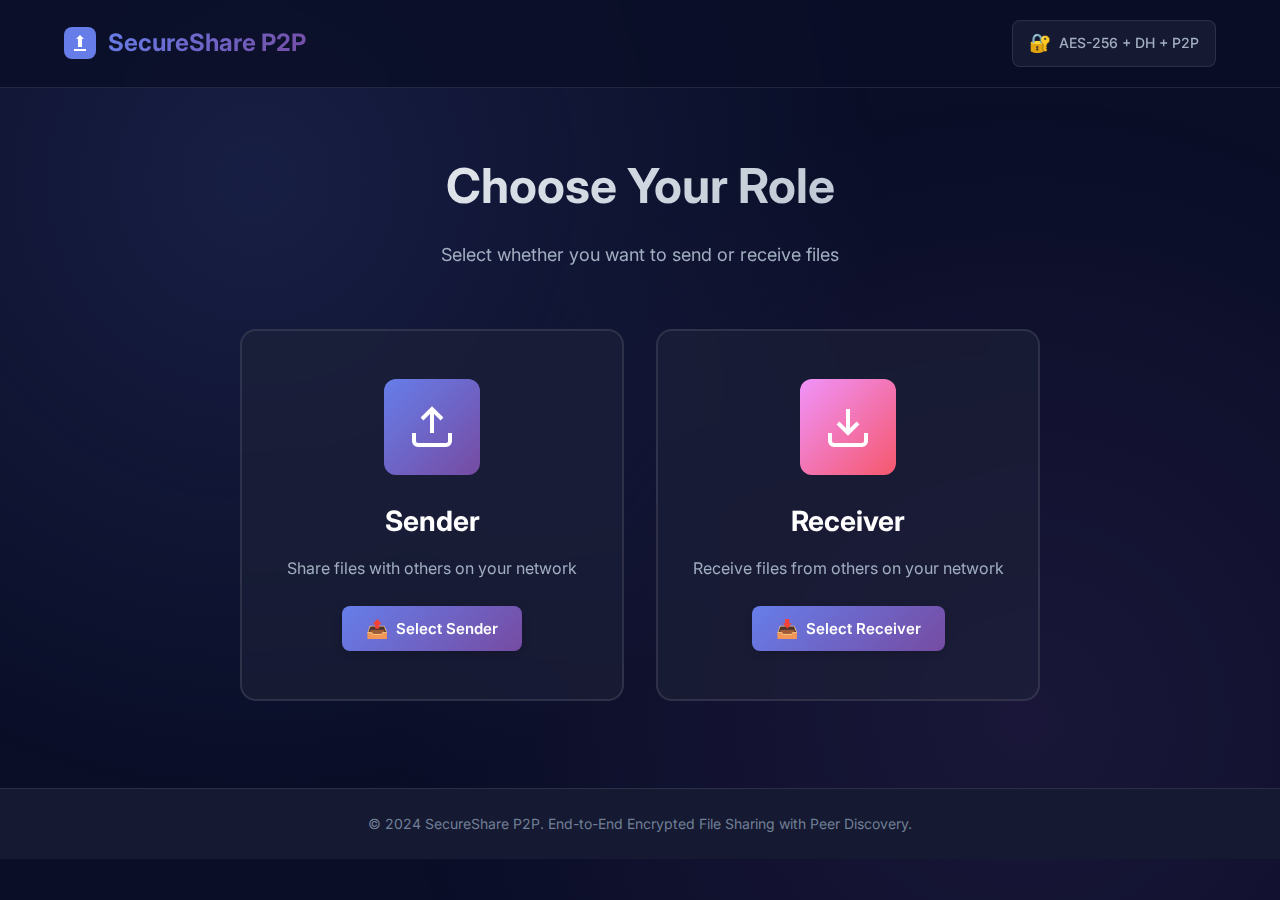
<file: frontend/index.html>
<!DOCTYPE html>
<html lang="en">

<head>
    <meta charset="UTF-8">
    <meta name="viewport" content="width=device-width, initial-scale=1.0">
    <title>Secure File Sharing - P2P with Peer Discovery</title>
    <meta name="description"
        content="Peer-to-peer encrypted file sharing with automatic peer discovery on local network">
    <link rel="stylesheet" href="style.css">
    <link rel="preconnect" href="https://fonts.googleapis.com">
    <link rel="preconnect" href="https://fonts.gstatic.com" crossorigin>
    <link
        href="https://fonts.googleapis.com/css2?family=Inter:wght@300;400;500;600;700&family=JetBrains+Mono:wght@400;500&display=swap"
        rel="stylesheet">
    <script src="https://cdn.socket.io/4.5.4/socket.io.min.js"></script>
</head>

<body>
    <div class="background-gradient"></div>

    <header class="header">
        <div class="container">
            <div class="logo">
                <svg width="32" height="32" viewBox="0 0 32 32" fill="none" xmlns="http://www.w3.org/2000/svg">
                    <rect width="32" height="32" rx="8" fill="url(#logo-gradient)" />
                    <path d="M16 8L20 12H18V20H14V12H12L16 8Z" fill="white" />
                    <path d="M10 22H22V24H10V22Z" fill="white" />
                    <defs>
                        <linearGradient id="logo-gradient" x1="0" y1="0" x2="32" y2="32">
                            <stop stop-color="#667eea" />
                            <stop offset="1" stop-color="#764ba2" />
                        </linearGradient>
                    </defs>
                </svg>
                <h1>SecureShare P2P</h1>
            </div>
            <div class="encryption-badge">
                <span class="badge-icon">🔐</span>
                <span>AES-256 + DH + P2P</span>
            </div>
        </div>
    </header>

    <main class="main-content">
        <div class="container">
            <!-- Role Selection Screen -->
            <div id="role-selection-screen" class="screen active">
                <div class="intro-section">
                    <h2 class="section-title">Choose Your Role</h2>
                    <p class="section-description">Select whether you want to send or receive files</p>
                </div>

                <div class="role-selection-container">
                    <div class="role-card" id="sender-role-card">
                        <div class="role-icon sender-gradient">
                            <svg width="48" height="48" viewBox="0 0 24 24" fill="none" stroke="currentColor"
                                stroke-width="2">
                                <path d="M21 15v4a2 2 0 0 1-2 2H5a2 2 0 0 1-2-2v-4" />
                                <polyline points="17 8 12 3 7 8" />
                                <line x1="12" y1="3" x2="12" y2="15" />
                            </svg>
                        </div>
                        <h3>Sender</h3>
                        <p>Share files with others on your network</p>
                        <button class="btn btn-primary" onclick="selectRole('sender')">
                            <span class="btn-icon">📤</span>
                            Select Sender
                        </button>
                    </div>

                    <div class="role-card" id="receiver-role-card">
                        <div class="role-icon receiver-gradient">
                            <svg width="48" height="48" viewBox="0 0 24 24" fill="none" stroke="currentColor"
                                stroke-width="2">
                                <path d="M21 15v4a2 2 0 0 1-2 2H5a2 2 0 0 1-2-2v-4" />
                                <polyline points="7 10 12 15 17 10" />
                                <line x1="12" y1="15" x2="12" y2="3" />
                            </svg>
                        </div>
                        <h3>Receiver</h3>
                        <p>Receive files from others on your network</p>
                        <button class="btn btn-primary" onclick="selectRole('receiver')">
                            <span class="btn-icon">📥</span>
                            Select Receiver
                        </button>
                    </div>
                </div>
            </div>

            <!-- Name Input Screen -->
            <div id="name-input-screen" class="screen">
                <div class="intro-section">
                    <h2 class="section-title">Enter Your Name</h2>
                    <p class="section-description">This name will be visible to other peers on the network</p>
                </div>

                <div class="name-input-container">
                    <input type="text" id="user-name-input" class="name-input" placeholder="Enter your name..."
                        maxlength="30">
                    <button class="btn btn-primary" onclick="submitName()">
                        <span class="btn-icon">✓</span>
                        Continue
                    </button>
                </div>
            </div>

            <!-- Main Application Screen -->
            <div id="main-app-screen" class="screen">
                <div class="app-header">
                    <div class="user-info">
                        <div class="user-avatar" id="user-avatar"></div>
                        <div>
                            <h3 id="user-name-display"></h3>
                            <p id="user-role-display"></p>
                        </div>
                    </div>
                    <div class="connection-status">
                        <span class="status-indicator" id="status-indicator"></span>
                        <span id="status-text">Connecting...</span>
                    </div>
                </div>

                <!-- Peer Discovery Panel -->
                <div class="panel" id="peer-discovery-panel">
                    <div class="panel-header">
                        <div class="panel-icon discovery-icon">
                            <svg width="24" height="24" viewBox="0 0 24 24" fill="none" stroke="currentColor"
                                stroke-width="2">
                                <circle cx="12" cy="12" r="10" />
                                <circle cx="12" cy="12" r="3" />
                                <line x1="12" y1="2" x2="12" y2="5" />
                                <line x1="12" y1="19" x2="12" y2="22" />
                                <line x1="4.93" y1="4.93" x2="7.05" y2="7.05" />
                                <line x1="16.95" y1="16.95" x2="19.07" y2="19.07" />
                            </svg>
                        </div>
                        <div>
                            <h3 class="panel-title">Available Peers</h3>
                            <p class="panel-subtitle">Peers on your local network</p>
                        </div>
                    </div>

                    <div id="peers-list" class="peers-list">
                        <div class="empty-state">
                            <svg width="64" height="64" viewBox="0 0 24 24" fill="none" stroke="currentColor"
                                stroke-width="1.5">
                                <path d="M17 21v-2a4 4 0 0 0-4-4H5a4 4 0 0 0-4 4v2" />
                                <circle cx="9" cy="7" r="4" />
                                <path d="M23 21v-2a4 4 0 0 0-3-3.87" />
                                <path d="M16 3.13a4 4 0 0 1 0 7.75" />
                            </svg>
                            <p>No peers found</p>
                            <span>Waiting for peers to join...</span>
                        </div>
                    </div>
                </div>

                <!-- File Transfer Panel -->
                <div class="panel" id="file-transfer-panel" style="display: none;">
                    <div class="panel-header">
                        <div class="panel-icon transfer-icon">
                            <svg width="24" height="24" viewBox="0 0 24 24" fill="none" stroke="currentColor"
                                stroke-width="2">
                                <path d="M13 2H6a2 2 0 0 0-2 2v16a2 2 0 0 0 2 2h12a2 2 0 0 0 2-2V9z" />
                                <polyline points="13 2 13 9 20 9" />
                            </svg>
                        </div>
                        <div>
                            <h3 class="panel-title">File Transfer</h3>
                            <p class="panel-subtitle" id="connected-peer-name">Connected to peer</p>
                        </div>
                        <button class="btn btn-secondary btn-sm" onclick="disconnectPeer()">
                            <span class="btn-icon">✕</span>
                            Disconnect
                        </button>
                    </div>

                    <div class="transfer-status" id="transfer-status">
                        <div class="status-step">
                            <span class="step-icon" id="key-exchange-icon">⏳</span>
                            <span>Key Exchange</span>
                        </div>
                        <div class="status-step">
                            <span class="step-icon" id="encryption-icon">⏳</span>
                            <span>Encryption</span>
                        </div>
                        <div class="status-step">
                            <span class="step-icon" id="transfer-icon">⏳</span>
                            <span>Transfer</span>
                        </div>
                    </div>

                    <!-- Sender Interface -->
                    <div id="sender-interface" style="display: none;">
                        <div class="file-upload-area" id="file-upload-area">
                            <input type="file" id="file-input" hidden>
                            <svg width="48" height="48" viewBox="0 0 24 24" fill="none" stroke="currentColor"
                                stroke-width="2">
                                <path d="M21 15v4a2 2 0 0 1-2 2H5a2 2 0 0 1-2-2v-4" />
                                <polyline points="17 8 12 3 7 8" />
                                <line x1="12" y1="3" x2="12" y2="15" />
                            </svg>
                            <p>Click or drag file to upload</p>
                            <span class="file-hint">Any file type supported</span>
                        </div>
                        <div class="file-info" id="file-info"></div>
                        <button class="btn btn-primary btn-block" id="send-file-btn" disabled>
                            <span class="btn-icon">🚀</span>
                            Encrypt & Send File
                        </button>
                    </div>

                    <!-- Receiver Interface -->
                    <div id="receiver-interface" style="display: none;">
                        <div class="waiting-state">
                            <svg width="64" height="64" viewBox="0 0 24 24" fill="none" stroke="currentColor"
                                stroke-width="1.5">
                                <path d="M21 15v4a2 2 0 0 1-2 2H5a2 2 0 0 1-2-2v-4" />
                                <polyline points="7 10 12 15 17 10" />
                                <line x1="12" y1="15" x2="12" y2="3" />
                            </svg>
                            <p>Waiting for file...</p>
                            <span>The sender will encrypt and send the file</span>
                        </div>
                        <div id="received-file-info" style="display: none;"></div>
                    </div>

                    <div id="transfer-log" class="transfer-log"></div>
                </div>
            </div>
        </div>
    </main>

    <!-- Connection Request Modal -->
    <div id="connection-modal" class="modal">
        <div class="modal-content">
            <div class="modal-icon">
                <svg width="48" height="48" viewBox="0 0 24 24" fill="none" stroke="currentColor" stroke-width="2">
                    <path d="M16 21v-2a4 4 0 0 0-4-4H5a4 4 0 0 0-4 4v2" />
                    <circle cx="8.5" cy="7" r="4" />
                    <polyline points="17 11 19 13 23 9" />
                </svg>
            </div>
            <h3 id="modal-title">Connection Request</h3>
            <p id="modal-message"></p>
            <div class="modal-actions">
                <button class="btn btn-secondary" onclick="rejectConnection()">
                    <span class="btn-icon">✕</span>
                    Reject
                </button>
                <button class="btn btn-primary" onclick="acceptConnection()">
                    <span class="btn-icon">✓</span>
                    Accept
                </button>
            </div>
        </div>
    </div>

    <footer class="footer">
        <div class="container">
            <p>&copy; 2024 SecureShare P2P. End-to-End Encrypted File Sharing with Peer Discovery.</p>
        </div>
    </footer>

    <script src="app.js"></script>
</body>

</html>
</file>
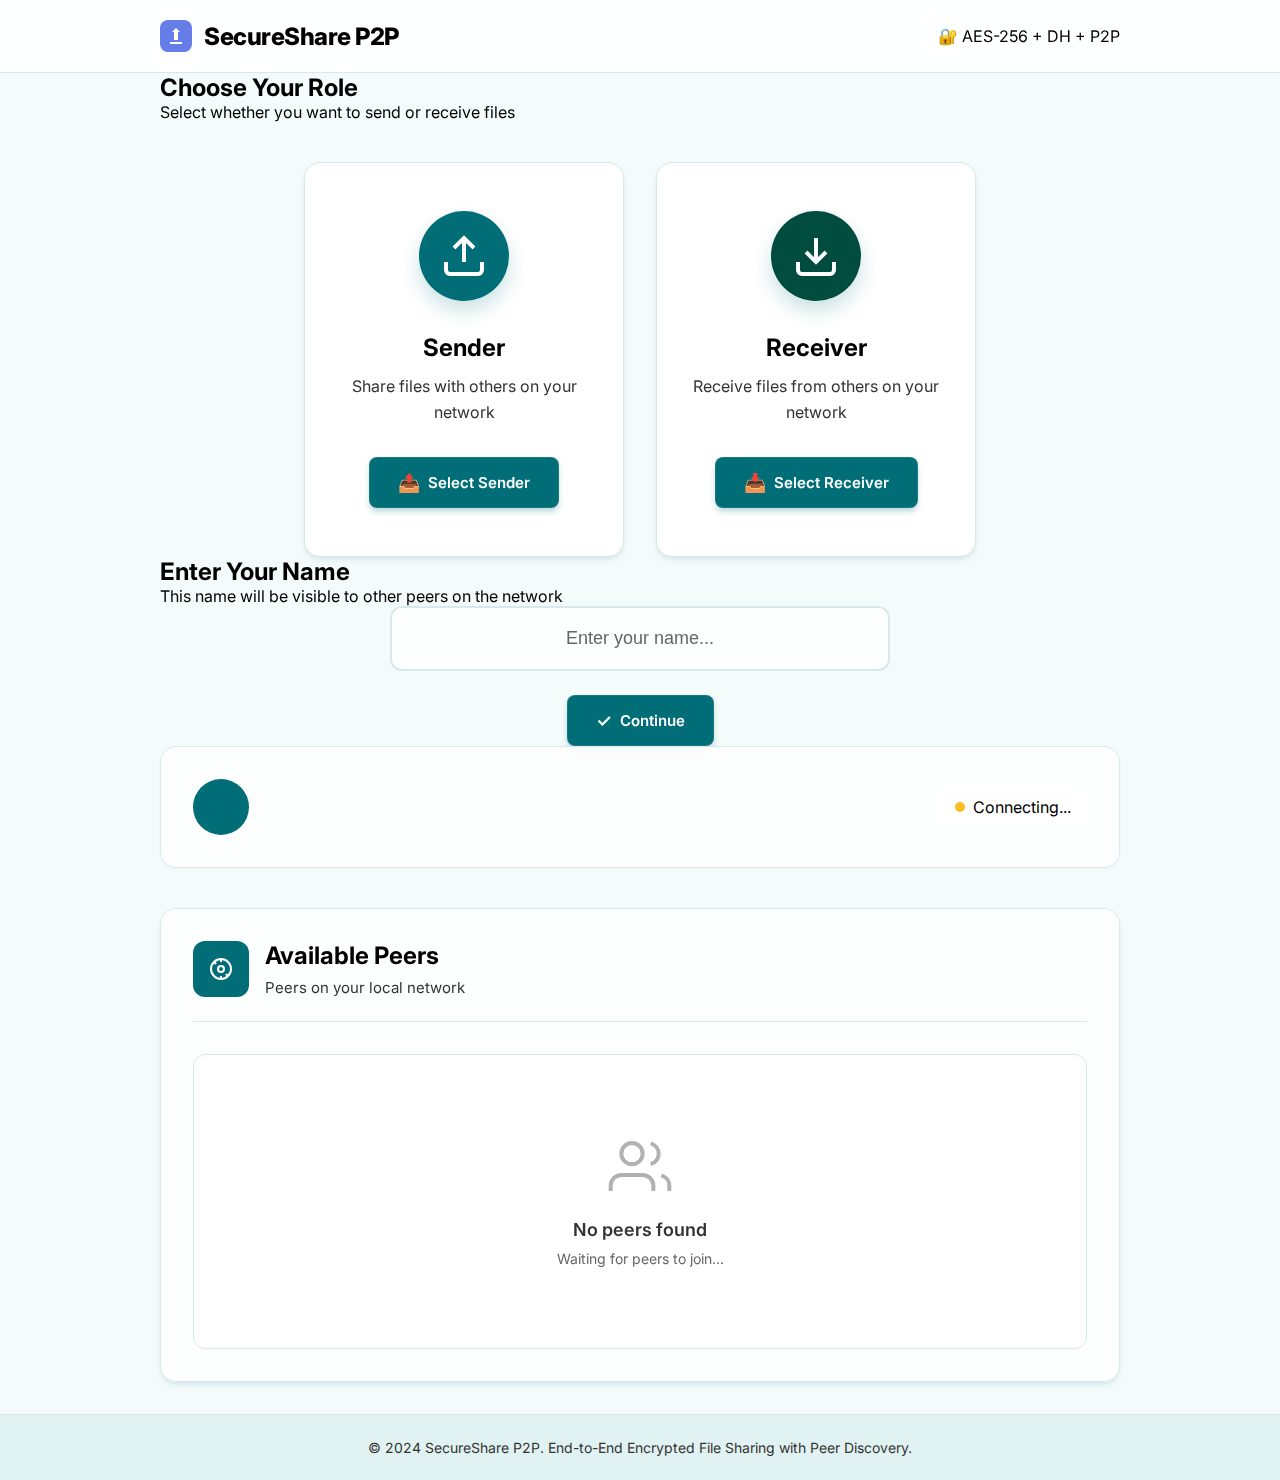
<file: templates/index.html>
<!DOCTYPE html>
<html lang="en">

<head>
    <meta charset="UTF-8">
    <meta name="viewport" content="width=device-width, initial-scale=1.0">
    <title>Secure File Sharing - P2P with Peer Discovery</title>
    <meta name="description"
        content="Peer-to-peer encrypted file sharing with automatic peer discovery on local network">
    <link rel="stylesheet" href="/static/style.css">
    <link rel="preconnect" href="https://fonts.googleapis.com">
    <link rel="preconnect" href="https://fonts.gstatic.com" crossorigin>
    <link
        href="https://fonts.googleapis.com/css2?family=Inter:wght@300;400;500;600;700&family=JetBrains+Mono:wght@400;500&display=swap"
        rel="stylesheet">
    <script src="https://cdn.socket.io/4.5.4/socket.io.min.js"></script>
</head>

<body>
    <div class="background-gradient"></div>

    <header class="header">
        <div class="container">
            <div class="logo">
                <svg width="32" height="32" viewBox="0 0 32 32" fill="none" xmlns="http://www.w3.org/2000/svg">
                    <rect width="32" height="32" rx="8" fill="url(#logo-gradient)" />
                    <path d="M16 8L20 12H18V20H14V12H12L16 8Z" fill="white" />
                    <path d="M10 22H22V24H10V22Z" fill="white" />
                    <defs>
                        <linearGradient id="logo-gradient" x1="0" y1="0" x2="32" y2="32">
                            <stop stop-color="#667eea" />
                            <stop offset="1" stop-color="#764ba2" />
                        </linearGradient>
                    </defs>
                </svg>
                <h1>SecureShare P2P</h1>
            </div>
            <div class="encryption-badge">
                <span class="badge-icon">🔐</span>
                <span>AES-256 + DH + P2P</span>
            </div>
        </div>
    </header>

    <main class="main-content">
        <div class="container">
            <!-- Role Selection Screen -->
            <div id="role-selection-screen" class="screen active">
                <div class="intro-section">
                    <h2 class="section-title">Choose Your Role</h2>
                    <p class="section-description">Select whether you want to send or receive files</p>
                </div>

                <div class="role-selection-container">
                    <div class="role-card" id="sender-role-card">
                        <div class="role-icon sender-gradient">
                            <svg width="48" height="48" viewBox="0 0 24 24" fill="none" stroke="currentColor"
                                stroke-width="2">
                                <path d="M21 15v4a2 2 0 0 1-2 2H5a2 2 0 0 1-2-2v-4" />
                                <polyline points="17 8 12 3 7 8" />
                                <line x1="12" y1="3" x2="12" y2="15" />
                            </svg>
                        </div>
                        <h3>Sender</h3>
                        <p>Share files with others on your network</p>
                        <button class="btn btn-primary" onclick="selectRole('sender')">
                            <span class="btn-icon">📤</span>
                            Select Sender
                        </button>
                    </div>

                    <div class="role-card" id="receiver-role-card">
                        <div class="role-icon receiver-gradient">
                            <svg width="48" height="48" viewBox="0 0 24 24" fill="none" stroke="currentColor"
                                stroke-width="2">
                                <path d="M21 15v4a2 2 0 0 1-2 2H5a2 2 0 0 1-2-2v-4" />
                                <polyline points="7 10 12 15 17 10" />
                                <line x1="12" y1="15" x2="12" y2="3" />
                            </svg>
                        </div>
                        <h3>Receiver</h3>
                        <p>Receive files from others on your network</p>
                        <button class="btn btn-primary" onclick="selectRole('receiver')">
                            <span class="btn-icon">📥</span>
                            Select Receiver
                        </button>
                    </div>
                </div>
            </div>

            <!-- Name Input Screen -->
            <div id="name-input-screen" class="screen">
                <div class="intro-section">
                    <h2 class="section-title">Enter Your Name</h2>
                    <p class="section-description">This name will be visible to other peers on the network</p>
                </div>

                <div class="name-input-container">
                    <input type="text" id="user-name-input" class="name-input" placeholder="Enter your name..."
                        maxlength="30">
                    <button class="btn btn-primary" onclick="submitName()">
                        <span class="btn-icon">✓</span>
                        Continue
                    </button>
                </div>
            </div>

            <!-- Main Application Screen -->
            <div id="main-app-screen" class="screen">
                <div class="app-header">
                    <div class="user-info">
                        <div class="user-avatar" id="user-avatar"></div>
                        <div>
                            <h3 id="user-name-display"></h3>
                            <p id="user-role-display"></p>
                        </div>
                    </div>
                    <div class="connection-status">
                        <span class="status-indicator" id="status-indicator"></span>
                        <span id="status-text">Connecting...</span>
                    </div>
                </div>

                <!-- Peer Discovery Panel -->
                <div class="panel" id="peer-discovery-panel">
                    <div class="panel-header">
                        <div class="panel-icon discovery-icon">
                            <svg width="24" height="24" viewBox="0 0 24 24" fill="none" stroke="currentColor"
                                stroke-width="2">
                                <circle cx="12" cy="12" r="10" />
                                <circle cx="12" cy="12" r="3" />
                                <line x1="12" y1="2" x2="12" y2="5" />
                                <line x1="12" y1="19" x2="12" y2="22" />
                                <line x1="4.93" y1="4.93" x2="7.05" y2="7.05" />
                                <line x1="16.95" y1="16.95" x2="19.07" y2="19.07" />
                            </svg>
                        </div>
                        <div>
                            <h3 class="panel-title">Available Peers</h3>
                            <p class="panel-subtitle">Peers on your local network</p>
                        </div>
                    </div>

                    <div id="peers-list" class="peers-list">
                        <div class="empty-state">
                            <svg width="64" height="64" viewBox="0 0 24 24" fill="none" stroke="currentColor"
                                stroke-width="1.5">
                                <path d="M17 21v-2a4 4 0 0 0-4-4H5a4 4 0 0 0-4 4v2" />
                                <circle cx="9" cy="7" r="4" />
                                <path d="M23 21v-2a4 4 0 0 0-3-3.87" />
                                <path d="M16 3.13a4 4 0 0 1 0 7.75" />
                            </svg>
                            <p>No peers found</p>
                            <span>Waiting for peers to join...</span>
                        </div>
                    </div>
                </div>

                <!-- File Transfer Panel -->
                <div class="panel" id="file-transfer-panel" style="display: none;">
                    <div class="panel-header">
                        <div class="panel-icon transfer-icon">
                            <svg width="24" height="24" viewBox="0 0 24 24" fill="none" stroke="currentColor"
                                stroke-width="2">
                                <path d="M13 2H6a2 2 0 0 0-2 2v16a2 2 0 0 0 2 2h12a2 2 0 0 0 2-2V9z" />
                                <polyline points="13 2 13 9 20 9" />
                            </svg>
                        </div>
                        <div>
                            <h3 class="panel-title">File Transfer</h3>
                            <p class="panel-subtitle" id="connected-peer-name">Connected to peer</p>
                        </div>
                        <button class="btn btn-secondary btn-sm" onclick="disconnectPeer()">
                            <span class="btn-icon">✕</span>
                            Disconnect
                        </button>
                    </div>

                    <div class="transfer-status" id="transfer-status">
                        <div class="status-step">
                            <span class="step-icon" id="key-exchange-icon">⏳</span>
                            <span>Key Exchange</span>
                        </div>
                        <div class="status-step">
                            <span class="step-icon" id="encryption-icon">⏳</span>
                            <span>Encryption</span>
                        </div>
                        <div class="status-step">
                            <span class="step-icon" id="transfer-icon">⏳</span>
                            <span>Transfer</span>
                        </div>
                    </div>

                    <!-- Sender Interface -->
                    <div id="sender-interface" style="display: none;">
                        <div class="file-upload-area" id="file-upload-area">
                            <input type="file" id="file-input" hidden>
                            <svg width="48" height="48" viewBox="0 0 24 24" fill="none" stroke="currentColor"
                                stroke-width="2">
                                <path d="M21 15v4a2 2 0 0 1-2 2H5a2 2 0 0 1-2-2v-4" />
                                <polyline points="17 8 12 3 7 8" />
                                <line x1="12" y1="3" x2="12" y2="15" />
                            </svg>
                            <p>Click or drag file to upload</p>
                            <span class="file-hint">Any file type supported</span>
                        </div>
                        <div class="file-info" id="file-info"></div>
                        <button class="btn btn-primary btn-block" id="send-file-btn" disabled>
                            <span class="btn-icon">🚀</span>
                            Encrypt & Send File
                        </button>
                    </div>

                    <!-- Receiver Interface -->
                    <div id="receiver-interface" style="display: none;">
                        <div class="waiting-state">
                            <svg width="64" height="64" viewBox="0 0 24 24" fill="none" stroke="currentColor"
                                stroke-width="1.5">
                                <path d="M21 15v4a2 2 0 0 1-2 2H5a2 2 0 0 1-2-2v-4" />
                                <polyline points="7 10 12 15 17 10" />
                                <line x1="12" y1="15" x2="12" y2="3" />
                            </svg>
                            <p>Waiting for file...</p>
                            <span>The sender will encrypt and send the file</span>
                        </div>
                        <div id="received-file-info" style="display: none;"></div>
                    </div>

                    <div id="transfer-log" class="transfer-log"></div>
                </div>
            </div>
        </div>
    </main>

    <!-- Connection Request Modal -->
    <div id="connection-modal" class="modal">
        <div class="modal-content">
            <div class="modal-icon">
                <svg width="48" height="48" viewBox="0 0 24 24" fill="none" stroke="currentColor" stroke-width="2">
                    <path d="M16 21v-2a4 4 0 0 0-4-4H5a4 4 0 0 0-4 4v2" />
                    <circle cx="8.5" cy="7" r="4" />
                    <polyline points="17 11 19 13 23 9" />
                </svg>
            </div>
            <h3 id="modal-title">Connection Request</h3>
            <p id="modal-message"></p>
            <div class="modal-actions">
                <button class="btn btn-secondary" onclick="rejectConnection()">
                    <span class="btn-icon">✕</span>
                    Reject
                </button>
                <button class="btn btn-primary" onclick="acceptConnection()">
                    <span class="btn-icon">✓</span>
                    Accept
                </button>
            </div>
        </div>
    </div>

    <footer class="footer">
        <div class="container">
            <p>&copy; 2024 SecureShare P2P. End-to-End Encrypted File Sharing with Peer Discovery.</p>
        </div>
    </footer>

    <script src="/static/app.js"></script>
</body>

</html>
</file>
<file: frontend/style.css>
/* ===== CSS Variables ===== */
:root {
    --primary-gradient: linear-gradient(135deg, #667eea 0%, #764ba2 100%);
    --secondary-gradient: linear-gradient(135deg, #f093fb 0%, #f5576c 100%);
    --success-gradient: linear-gradient(135deg, #4facfe 0%, #00f2fe 100%);

    --bg-primary: #0a0e27;
    --bg-secondary: #151932;
    --bg-tertiary: #1e2139;
    --bg-card: rgba(30, 33, 57, 0.6);

    --text-primary: #ffffff;
    --text-secondary: #a0aec0;
    --text-muted: #718096;

    --border-color: rgba(255, 255, 255, 0.1);
    --shadow-sm: 0 2px 8px rgba(0, 0, 0, 0.2);
    --shadow-md: 0 4px 16px rgba(0, 0, 0, 0.3);
    --shadow-lg: 0 8px 32px rgba(0, 0, 0, 0.4);
    --shadow-glow: 0 0 40px rgba(102, 126, 234, 0.3);

    --radius-sm: 8px;
    --radius-md: 12px;
    --radius-lg: 16px;

    --transition: all 0.3s cubic-bezier(0.4, 0, 0.2, 1);
}

/* ===== Reset & Base ===== */
* {
    margin: 0;
    padding: 0;
    box-sizing: border-box;
}

body {
    font-family: 'Inter', -apple-system, BlinkMacSystemFont, 'Segoe UI', sans-serif;
    background: var(--bg-primary);
    color: var(--text-primary);
    line-height: 1.6;
    overflow-x: hidden;
    position: relative;
}

.background-gradient {
    position: fixed;
    top: 0;
    left: 0;
    width: 100%;
    height: 100%;
    background:
        radial-gradient(circle at 20% 20%, rgba(102, 126, 234, 0.15) 0%, transparent 50%),
        radial-gradient(circle at 80% 80%, rgba(118, 75, 162, 0.15) 0%, transparent 50%);
    pointer-events: none;
    z-index: 0;
}

.container {
    max-width: 1200px;
    margin: 0 auto;
    padding: 0 24px;
}

/* ===== Header ===== */
.header {
    position: sticky;
    top: 0;
    background: rgba(10, 14, 39, 0.8);
    backdrop-filter: blur(20px);
    border-bottom: 1px solid var(--border-color);
    padding: 20px 0;
    z-index: 100;
}

.header .container {
    display: flex;
    justify-content: space-between;
    align-items: center;
}

.logo {
    display: flex;
    align-items: center;
    gap: 12px;
}

.logo h1 {
    font-size: 24px;
    font-weight: 700;
    background: var(--primary-gradient);
    -webkit-background-clip: text;
    -webkit-text-fill-color: transparent;
    background-clip: text;
}

.encryption-badge {
    display: flex;
    align-items: center;
    gap: 8px;
    background: var(--bg-card);
    border: 1px solid var(--border-color);
    padding: 8px 16px;
    border-radius: var(--radius-sm);
    font-size: 14px;
    font-weight: 500;
    color: var(--text-secondary);
}

.badge-icon {
    font-size: 18px;
}

/* ===== Main Content ===== */
.main-content {
    position: relative;
    z-index: 1;
    padding: 60px 0;
    min-height: calc(100vh - 200px);
}

.intro-section {
    text-align: center;
    margin-bottom: 60px;
}

.section-title {
    font-size: 48px;
    font-weight: 700;
    margin-bottom: 16px;
    background: linear-gradient(135deg, #ffffff 0%, #a0aec0 100%);
    -webkit-background-clip: text;
    -webkit-text-fill-color: transparent;
    background-clip: text;
}

.section-description {
    font-size: 18px;
    color: var(--text-secondary);
    max-width: 600px;
    margin: 0 auto;
}

/* ===== Screens ===== */
.screen {
    display: none;
}

.screen.active {
    display: block;
    animation: fadeIn 0.5s ease-out;
}

@keyframes fadeIn {
    from {
        opacity: 0;
        transform: translateY(20px);
    }

    to {
        opacity: 1;
        transform: translateY(0);
    }
}

/* ===== Role Selection ===== */
.role-selection-container {
    display: grid;
    grid-template-columns: repeat(auto-fit, minmax(300px, 1fr));
    gap: 32px;
    max-width: 800px;
    margin: 0 auto;
}

.role-card {
    background: var(--bg-card);
    backdrop-filter: blur(20px);
    border: 2px solid var(--border-color);
    border-radius: var(--radius-lg);
    padding: 48px 32px;
    text-align: center;
    transition: var(--transition);
    cursor: pointer;
}

.role-card:hover {
    transform: translateY(-8px);
    box-shadow: var(--shadow-lg), var(--shadow-glow);
    border-color: rgba(102, 126, 234, 0.5);
}

.role-icon {
    width: 96px;
    height: 96px;
    margin: 0 auto 24px;
    border-radius: var(--radius-md);
    display: flex;
    align-items: center;
    justify-content: center;
    color: white;
}

.sender-gradient {
    background: var(--primary-gradient);
}

.receiver-gradient {
    background: var(--secondary-gradient);
}

.role-card h3 {
    font-size: 28px;
    font-weight: 700;
    margin-bottom: 12px;
}

.role-card p {
    font-size: 16px;
    color: var(--text-secondary);
    margin-bottom: 24px;
}

/* ===== Name Input ===== */
.name-input-container {
    max-width: 500px;
    margin: 0 auto;
    text-align: center;
}

.name-input {
    width: 100%;
    background: var(--bg-card);
    backdrop-filter: blur(20px);
    border: 2px solid var(--border-color);
    border-radius: var(--radius-md);
    padding: 20px 24px;
    color: var(--text-primary);
    font-size: 18px;
    font-weight: 500;
    text-align: center;
    margin-bottom: 24px;
    transition: var(--transition);
}

.name-input:focus {
    outline: none;
    border-color: #667eea;
    box-shadow: 0 0 0 4px rgba(102, 126, 234, 0.1);
}

.name-input::placeholder {
    color: var(--text-muted);
}

/* ===== App Header ===== */
.app-header {
    display: flex;
    justify-content: space-between;
    align-items: center;
    background: var(--bg-card);
    backdrop-filter: blur(20px);
    border: 1px solid var(--border-color);
    border-radius: var(--radius-lg);
    padding: 24px;
    margin-bottom: 32px;
}

.user-info {
    display: flex;
    align-items: center;
    gap: 16px;
}

.user-avatar {
    width: 56px;
    height: 56px;
    border-radius: 50%;
    background: var(--primary-gradient);
    display: flex;
    align-items: center;
    justify-content: center;
    font-size: 24px;
    font-weight: 700;
    color: white;
}

.user-info h3 {
    font-size: 20px;
    font-weight: 600;
    margin-bottom: 4px;
}

.user-info p {
    font-size: 14px;
    color: var(--text-muted);
    text-transform: capitalize;
}

.connection-status {
    display: flex;
    align-items: center;
    gap: 8px;
    padding: 8px 16px;
    background: var(--bg-tertiary);
    border-radius: var(--radius-sm);
}

.status-indicator {
    width: 10px;
    height: 10px;
    border-radius: 50%;
    background: #fbbf24;
    animation: pulse 2s infinite;
}

.status-indicator.connected {
    background: #10b981;
}

.status-indicator.disconnected {
    background: #ef4444;
}

@keyframes pulse {

    0%,
    100% {
        opacity: 1;
    }

    50% {
        opacity: 0.5;
    }
}

/* ===== Panel ===== */
.panel {
    background: var(--bg-card);
    backdrop-filter: blur(20px);
    border: 1px solid var(--border-color);
    border-radius: var(--radius-lg);
    padding: 32px;
    box-shadow: var(--shadow-md);
    margin-bottom: 32px;
}

.panel-header {
    display: flex;
    align-items: center;
    gap: 16px;
    margin-bottom: 32px;
    padding-bottom: 24px;
    border-bottom: 1px solid var(--border-color);
}

.panel-icon {
    width: 56px;
    height: 56px;
    border-radius: var(--radius-md);
    display: flex;
    align-items: center;
    justify-content: center;
    color: white;
    flex-shrink: 0;
}

.discovery-icon {
    background: var(--success-gradient);
}

.transfer-icon {
    background: var(--primary-gradient);
}

.panel-title {
    font-size: 24px;
    font-weight: 600;
    margin-bottom: 4px;
}

.panel-subtitle {
    font-size: 14px;
    color: var(--text-muted);
}

/* ===== Peers List ===== */
.peers-list {
    min-height: 200px;
}

.empty-state,
.waiting-state {
    text-align: center;
    padding: 60px 20px;
    color: var(--text-muted);
}

.empty-state svg,
.waiting-state svg {
    margin-bottom: 16px;
    opacity: 0.5;
}

.empty-state p,
.waiting-state p {
    font-size: 18px;
    font-weight: 600;
    color: var(--text-secondary);
    margin-bottom: 8px;
}

.empty-state span,
.waiting-state span {
    font-size: 14px;
}

.peer-item {
    display: flex;
    align-items: center;
    justify-content: space-between;
    background: var(--bg-tertiary);
    border: 1px solid var(--border-color);
    border-radius: var(--radius-md);
    padding: 16px;
    margin-bottom: 12px;
    transition: var(--transition);
}

.peer-item:hover {
    border-color: rgba(102, 126, 234, 0.5);
    transform: translateX(4px);
}

.peer-info {
    display: flex;
    align-items: center;
    gap: 12px;
}

.peer-avatar {
    width: 40px;
    height: 40px;
    border-radius: 50%;
    background: var(--primary-gradient);
    display: flex;
    align-items: center;
    justify-content: center;
    font-size: 16px;
    font-weight: 700;
    color: white;
}

.peer-details h4 {
    font-size: 16px;
    font-weight: 600;
    margin-bottom: 2px;
}

.peer-details p {
    font-size: 13px;
    color: var(--text-muted);
    text-transform: capitalize;
}

/* ===== Transfer Status ===== */
.transfer-status {
    display: flex;
    justify-content: space-around;
    padding: 24px;
    background: var(--bg-tertiary);
    border-radius: var(--radius-md);
    margin-bottom: 32px;
}

.status-step {
    display: flex;
    flex-direction: column;
    align-items: center;
    gap: 8px;
    font-size: 14px;
    color: var(--text-secondary);
}

.step-icon {
    font-size: 24px;
}

/* ===== File Upload ===== */
.file-upload-area {
    border: 2px dashed var(--border-color);
    border-radius: var(--radius-md);
    padding: 60px 40px;
    text-align: center;
    cursor: pointer;
    transition: var(--transition);
    margin-bottom: 16px;
}

.file-upload-area:hover {
    border-color: #667eea;
    background: rgba(102, 126, 234, 0.05);
}

.file-upload-area svg {
    margin-bottom: 16px;
    color: var(--text-muted);
}

.file-upload-area p {
    font-size: 16px;
    font-weight: 500;
    color: var(--text-secondary);
    margin-bottom: 8px;
}

.file-hint {
    font-size: 13px;
    color: var(--text-muted);
}

.file-info {
    background: var(--bg-tertiary);
    border: 1px solid var(--border-color);
    border-radius: var(--radius-sm);
    padding: 16px;
    margin-bottom: 16px;
    font-size: 14px;
    display: none;
}

.file-info.active {
    display: block;
}

/* ===== Transfer Log ===== */
.transfer-log {
    margin-top: 24px;
    padding: 16px;
    background: var(--bg-tertiary);
    border-radius: var(--radius-sm);
    max-height: 200px;
    overflow-y: auto;
    font-family: 'JetBrains Mono', monospace;
    font-size: 12px;
    color: var(--text-secondary);
    display: none;
}

.transfer-log.active {
    display: block;
}

.log-entry {
    padding: 4px 0;
    border-bottom: 1px solid rgba(255, 255, 255, 0.05);
}

.log-entry:last-child {
    border-bottom: none;
}

.log-entry.success {
    color: #10b981;
}

.log-entry.error {
    color: #ef4444;
}

/* ===== Modal ===== */
.modal {
    display: none;
    position: fixed;
    top: 0;
    left: 0;
    width: 100%;
    height: 100%;
    background: rgba(0, 0, 0, 0.8);
    backdrop-filter: blur(10px);
    z-index: 1000;
    align-items: center;
    justify-content: center;
}

.modal.active {
    display: flex;
}

.modal-content {
    background: var(--bg-secondary);
    border: 1px solid var(--border-color);
    border-radius: var(--radius-lg);
    padding: 48px;
    max-width: 500px;
    text-align: center;
    animation: modalSlideIn 0.3s ease-out;
}

@keyframes modalSlideIn {
    from {
        opacity: 0;
        transform: scale(0.9) translateY(-20px);
    }

    to {
        opacity: 1;
        transform: scale(1) translateY(0);
    }
}

.modal-icon {
    width: 80px;
    height: 80px;
    margin: 0 auto 24px;
    border-radius: 50%;
    background: var(--primary-gradient);
    display: flex;
    align-items: center;
    justify-content: center;
    color: white;
}

.modal-content h3 {
    font-size: 24px;
    font-weight: 700;
    margin-bottom: 12px;
}

.modal-content p {
    font-size: 16px;
    color: var(--text-secondary);
    margin-bottom: 32px;
}

.modal-actions {
    display: flex;
    gap: 16px;
    justify-content: center;
}

/* ===== Buttons ===== */
.btn {
    display: inline-flex;
    align-items: center;
    justify-content: center;
    gap: 8px;
    padding: 12px 24px;
    border: none;
    border-radius: var(--radius-sm);
    font-size: 15px;
    font-weight: 600;
    cursor: pointer;
    transition: var(--transition);
    font-family: inherit;
    text-decoration: none;
}

.btn:disabled {
    opacity: 0.5;
    cursor: not-allowed;
}

.btn-primary {
    background: var(--primary-gradient);
    color: white;
    box-shadow: var(--shadow-sm);
}

.btn-primary:hover:not(:disabled) {
    transform: translateY(-2px);
    box-shadow: var(--shadow-md);
}

.btn-secondary {
    background: var(--bg-tertiary);
    color: var(--text-primary);
    border: 1px solid var(--border-color);
}

.btn-secondary:hover:not(:disabled) {
    background: var(--bg-secondary);
    border-color: rgba(102, 126, 234, 0.5);
}

.btn-block {
    width: 100%;
}

.btn-sm {
    padding: 8px 16px;
    font-size: 13px;
}

.btn-icon {
    font-size: 18px;
}

/* ===== Footer ===== */
.footer {
    position: relative;
    z-index: 1;
    background: var(--bg-secondary);
    border-top: 1px solid var(--border-color);
    padding: 24px 0;
    text-align: center;
    color: var(--text-muted);
    font-size: 14px;
}

/* ===== Scrollbar ===== */
::-webkit-scrollbar {
    width: 8px;
    height: 8px;
}

::-webkit-scrollbar-track {
    background: var(--bg-secondary);
}

::-webkit-scrollbar-thumb {
    background: var(--border-color);
    border-radius: 4px;
}

::-webkit-scrollbar-thumb:hover {
    background: rgba(102, 126, 234, 0.5);
}

/* ===== Responsive ===== */
@media (max-width: 768px) {
    .section-title {
        font-size: 36px;
    }

    .app-header {
        flex-direction: column;
        gap: 16px;
    }

    .panel {
        padding: 24px;
    }

    .transfer-status {
        flex-direction: column;
        gap: 16px;
    }
}
</file>
<file: static/style.css>
/* ===== CSS Variables (Light Theme) ===== */
:root {
    /* Modern Palette - Teal Theme */
    --primary-color: #006d77;
    --primary-color: #006d77;
    --primary-gradient: #006d77;
    --secondary-gradient: #edf7f9;

    --bg-primary: #f4fbfb;
    /* Light Teal/White */
    --surface-glass: rgba(255, 255, 255, 0.9);
    --surface-glass-hover: #ffffff;

    --text-primary: #000000;
    --text-secondary: #333333;
    --text-muted: #666666;

    --accent-cyan: #006d77;
    --accent-purple: #4db6ac;
    /* Lighter Teal */
    --accent-pink: #e57373;
    /* Soft Red for contrast if needed */

    --border-color: #dae8eb;
    --border-light: #dae8eb;
    --border-highlight: #006d77;

    --bg-card: rgba(255, 255, 255, 0.8);
    --bg-tertiary: #ffffff;
    --bg-secondary: #ffffff;
    --success-gradient: #006d77;

    --shadow-sm: 0 1px 2px 0 rgba(0, 109, 119, 0.05);
    --shadow-md: 0 4px 6px -1px rgba(0, 109, 119, 0.1), 0 2px 4px -1px rgba(0, 109, 119, 0.06);
    --shadow-card: 0 10px 15px -3px rgba(0, 109, 119, 0.1), 0 4px 6px -2px rgba(0, 109, 119, 0.05);
    --shadow-glow: 0 0 20px rgba(0, 109, 119, 0.15);

    --radius-lg: 16px;
    --radius-md: 12px;
    --radius-sm: 8px;

    --transition: all 0.2s ease-in-out;
}

/* ===== Reset & Base ===== */
* {
    margin: 0;
    padding: 0;
    box-sizing: border-box;
}

body {
    font-family: 'Inter', sans-serif;
    background: var(--bg-primary);
    color: var(--text-primary);
    min-height: 100vh;
    overflow-x: hidden;
}

/* Modern Animated Background */
.background-gradient {
    position: fixed;
    top: 0;
    left: 0;
    width: 100%;
    height: 100%;
    z-index: -1;
    background: #f4fbfb;
    opacity: 1;
}

.container {
    max-width: 1000px;
    margin: 0 auto;
    padding: 0 20px;
}

/* ===== Header ===== */
.header {
    background: rgba(255, 255, 255, 0.85);
    backdrop-filter: blur(16px);
    border-bottom: 1px solid var(--border-color);
    padding: 20px 0;
    position: sticky;
    top: 0;
    z-index: 50;
}

.header .container {
    display: flex;
    justify-content: space-between;
    align-items: center;
}

.logo {
    display: flex;
    align-items: center;
    gap: 12px;
}

.logo h1 {
    font-size: 24px;
    font-weight: 800;
    letter-spacing: -0.5px;
    color: #000000;
}

/* ===== Modern Role Toggle ===== */
/* ===== Modern Role Toggle ===== */
.role-toggle {
    background: #ffffff;
    padding: 6px;
    border-radius: 20px;
    display: flex;
    justify-content: center;
    width: fit-content;
    margin: 0 auto 40px auto;
    border: 1px solid var(--border-light);
}

.role-btn {
    padding: 10px 32px;
    border-radius: 14px;
    font-weight: 600;
    color: var(--text-secondary);
    background: transparent;
    border: 1px solid transparent;
    cursor: pointer;
    transition: var(--transition);
}

.role-btn.active {
    background: #ffffff;
    color: var(--accent-purple);
    border: 1px solid var(--border-light);
    box-shadow: 0 4px 12px rgba(124, 58, 237, 0.1);
}

/* ===== Glass Panel ===== */
.panel {
    background: var(--surface-glass);
    backdrop-filter: blur(12px);
    -webkit-backdrop-filter: blur(12px);
    border: 1px solid var(--border-color);
    border-radius: var(--radius-lg);
    padding: 40px;
    box-shadow: var(--shadow-card);
    transition: var(--transition);
}

.panel:hover {
    box-shadow: 0 20px 25px -5px rgba(0, 109, 119, 0.1), 0 10px 10px -5px rgba(0, 109, 119, 0.04);
    border-color: var(--border-highlight);
}

/* ===== Stepper (Transfer Status) ===== */
.transfer-status {
    display: flex;
    justify-content: space-between;
    position: relative;
    margin: 40px 0;
    padding: 0 20px;
}

/* Connecting Line */
.transfer-status::before {
    content: '';
    position: absolute;
    top: 20px;
    /* Center with icons */
    left: 40px;
    right: 40px;
    height: 2px;
    background: var(--border-light);
    z-index: 0;
}

.status-step {
    position: relative;
    display: flex;
    flex-direction: column;
    align-items: center;
    gap: 12px;
    z-index: 1;
    /* Above line */
}

.step-icon {
    width: 42px;
    height: 42px;
    border-radius: 50%;
    background: #1e293b;
    border: 2px solid var(--border-highlight);
    display: flex;
    align-items: center;
    justify-content: center;
    font-size: 18px;
    transition: var(--transition);
}

.step-active .step-icon {
    border-color: var(--accent-cyan);
    background: rgba(0, 109, 119, 0.1);
    color: var(--accent-cyan);
    box-shadow: 0 0 0 4px rgba(0, 109, 119, 0.1);
}

.step-completed .step-icon {
    border-color: #10b981;
    background: rgba(16, 185, 129, 0.1);
    color: #10b981;
}

/* ===== Name Input ===== */
.name-input-container {
    max-width: 500px;
    margin: 0 auto;
    text-align: center;
}

.name-input {
    width: 100%;
    background: var(--bg-card);
    backdrop-filter: blur(20px);
    border: 2px solid var(--border-color);
    border-radius: var(--radius-md);
    padding: 20px 24px;
    color: var(--text-primary);
    font-size: 18px;
    font-weight: 500;
    text-align: center;
    margin-bottom: 24px;
    transition: var(--transition);
}

.name-input:focus {
    outline: none;
    border-color: #ffffff;
    box-shadow: 0 0 0 4px rgba(255, 255, 255, 0.1);
}

.name-input::placeholder {
    color: var(--text-muted);
}

/* ===== App Header ===== */
.app-header {
    display: flex;
    justify-content: space-between;
    align-items: center;
    background: var(--bg-card);
    backdrop-filter: blur(12px);
    border: 1px solid var(--border-color);
    border-radius: var(--radius-lg);
    padding: 32px;
    margin-bottom: 40px;
    box-shadow: var(--shadow-sm);
}

.user-info {
    display: flex;
    align-items: center;
    gap: 16px;
}

.user-avatar {
    width: 56px;
    height: 56px;
    border-radius: 50%;
    background: var(--primary-gradient);
    display: flex;
    align-items: center;
    justify-content: center;
    font-size: 24px;
    font-weight: 700;
    color: #000000;
}

.user-info h3 {
    font-size: 20px;
    font-weight: 600;
    margin-bottom: 4px;
}

.user-info p {
    font-size: 14px;
    color: var(--text-muted);
    text-transform: capitalize;
}

.connection-status {
    display: flex;
    align-items: center;
    gap: 8px;
    padding: 8px 16px;
    background: var(--bg-tertiary);
    border-radius: var(--radius-sm);
}

.status-indicator {
    width: 10px;
    height: 10px;
    border-radius: 50%;
    background: #fbbf24;
    animation: pulse 2s infinite;
}

.status-indicator.connected {
    background: #10b981;
}

.status-indicator.disconnected {
    background: #ef4444;
}

@keyframes pulse {

    0%,
    100% {
        opacity: 1;
    }

    50% {
        opacity: 0.5;
    }
}

/* ===== Panel ===== */
.panel {
    background: var(--bg-card);
    backdrop-filter: blur(20px);
    border: 1px solid var(--border-color);
    border-radius: var(--radius-lg);
    padding: 32px;
    box-shadow: var(--shadow-md);
    margin-bottom: 32px;
}

.panel-header {
    display: flex;
    align-items: center;
    gap: 16px;
    margin-bottom: 32px;
    padding-bottom: 24px;
    border-bottom: 1px solid var(--border-color);
}

.panel-icon {
    width: 56px;
    height: 56px;
    border-radius: var(--radius-md);
    display: flex;
    align-items: center;
    justify-content: center;
    flex-shrink: 0;
    /* color removed from base class */
}

.discovery-icon {
    background: var(--success-gradient);
    color: #ffffff;
}

.transfer-icon {
    background: var(--primary-gradient);
    color: #000000;
}

.panel-title {
    font-size: 24px;
    font-weight: 700;
    color: #000000;
    margin-bottom: 8px;
}

.panel-subtitle {
    font-size: 15px;
    color: var(--text-secondary);
}

/* ===== Peers List ===== */
.peers-list {
    min-height: 200px;
    background: var(--bg-tertiary);
    border: 1px solid var(--border-color);
    border-radius: var(--radius-md);
    padding: 20px;
    box-shadow: inset 0 2px 4px rgba(0, 0, 0, 0.02);
}

.empty-state,
.waiting-state {
    text-align: center;
    padding: 60px 20px;
    color: var(--text-muted);
}

.empty-state svg,
.waiting-state svg {
    margin-bottom: 16px;
    opacity: 0.5;
}

.empty-state p,
.waiting-state p {
    font-size: 18px;
    font-weight: 600;
    color: var(--text-secondary);
    margin-bottom: 8px;
}

.empty-state span,
.waiting-state span {
    font-size: 14px;
}

.peer-item {
    display: flex;
    align-items: center;
    justify-content: space-between;
    background: var(--bg-tertiary);
    border: 1px solid var(--border-color);
    border-radius: var(--radius-md);
    padding: 16px;
    margin-bottom: 12px;
    transition: var(--transition);
}

.peer-item:hover {
    border-color: rgba(255, 255, 255, 0.3);
    transform: translateX(4px);
}

.peer-info {
    display: flex;
    align-items: center;
    gap: 12px;
}

.peer-avatar {
    width: 40px;
    height: 40px;
    border-radius: 50%;
    background: var(--primary-gradient);
    display: flex;
    align-items: center;
    justify-content: center;
    font-size: 16px;
    font-weight: 700;
    color: #ffffff;
}

.peer-details h4 {
    font-size: 16px;
    font-weight: 600;
    margin-bottom: 2px;
}

.peer-details p {
    font-size: 13px;
    color: var(--text-muted);
    text-transform: capitalize;
}

/* ===== Peer ID Display (Receiver) ===== */
.peer-id-card {
    background: var(--bg-tertiary);
    border: 2px solid var(--border-color);
    border-radius: var(--radius-md);
    padding: 32px;
    text-align: center;
}

.peer-id-label {
    font-size: 14px;
    color: var(--text-muted);
    margin-bottom: 12px;
    text-transform: uppercase;
    letter-spacing: 1px;
}

.peer-id-value {
    font-family: 'JetBrains Mono', monospace;
    font-size: 32px;
    font-weight: 700;
    color: var(--text-primary);
    background: var(--bg-primary);
    border: 1px solid var(--border-color);
    border-radius: var(--radius-sm);
    padding: 24px;
    margin-bottom: 16px;
    word-break: break-all;
    user-select: all;
    letter-spacing: 4px;
    text-align: center;
}

.peer-id-hint {
    font-size: 13px;
    color: var(--text-muted);
    margin-top: 16px;
}

/* ===== Search Container (Sender) ===== */
.search-container {
    display: flex;
    gap: 12px;
    margin-bottom: 24px;
}

.peer-search-input {
    flex: 1;
    background: var(--bg-tertiary);
    border: 2px solid var(--border-color);
    border-radius: var(--radius-sm);
    padding: 12px 16px;
    color: var(--text-primary);
    font-size: 14px;
    font-family: 'JetBrains Mono', monospace;
    transition: var(--transition);
}

.peer-search-input:focus {
    outline: none;
    border-color: #ffffff;
    box-shadow: 0 0 0 4px rgba(255, 255, 255, 0.1);
}

.peer-search-input::placeholder {
    color: var(--text-muted);
}

/* ===== Progress Bar ===== */
.progress-container {
    margin: 24px 0;
    padding: 20px;
    background: var(--bg-tertiary);
    border-radius: var(--radius-md);
    border: 1px solid var(--border-color);
}

.progress-label {
    font-size: 14px;
    font-weight: 600;
    color: var(--text-secondary);
    margin-bottom: 12px;
    text-align: center;
}

.progress-bar-wrapper {
    width: 100%;
    height: 8px;
    background: var(--bg-primary);
    border-radius: 4px;
    overflow: hidden;
    margin-bottom: 8px;
}

.progress-bar {
    height: 100%;
    background: var(--primary-gradient);
    border-radius: 4px;
    width: 0%;
    transition: width 0.3s ease;
    box-shadow: 0 0 10px rgba(255, 255, 255, 0.2);
}

.progress-text {
    font-size: 13px;
    font-weight: 600;
    color: var(--text-primary);
    text-align: center;
    font-family: 'JetBrains Mono', monospace;
}

/* ===== Transfer Status ===== */
.transfer-status {
    display: flex;
    justify-content: space-around;
    padding: 24px;
    background: var(--bg-tertiary);
    border-radius: var(--radius-md);
    margin-bottom: 32px;
}

.status-step {
    display: flex;
    flex-direction: column;
    align-items: center;
    gap: 8px;
    font-size: 14px;
    color: var(--text-secondary);
}

.step-icon {
    font-size: 24px;
}

/* ===== Modern File Upload ===== */
.file-upload-area {
    border: 2px dashed var(--border-light);
    border-radius: var(--radius-md);
    padding: 60px 40px;
    text-align: center;
    cursor: pointer;
    transition: var(--transition);
    margin-bottom: 24px;
    background: #f1f5f9;
    /* Slate 100 */
}

.file-upload-area:hover {
    border-color: var(--accent-cyan);
    background: rgba(6, 182, 212, 0.05);
    box-shadow: 0 0 30px rgba(6, 182, 212, 0.1);
}

.file-upload-area svg {
    margin-bottom: 20px;
    color: var(--text-secondary);
    transition: var(--transition);
}

.file-upload-area:hover svg {
    color: var(--accent-cyan);
    transform: scale(1.1);
}

.file-upload-area p {
    font-size: 18px;
    font-weight: 600;
    color: #000000;
    margin-bottom: 12px;
}

.file-hint {
    font-size: 13px;
    color: var(--text-muted);
}

.file-info {
    background: var(--bg-tertiary);
    border: 1px solid var(--border-color);
    border-radius: var(--radius-sm);
    padding: 16px;
    margin-bottom: 16px;
    font-size: 14px;
    display: none;
}

.file-info.active {
    display: block;
}

/* ===== Modern Transfer Log ===== */
.transfer-log {
    margin-top: 32px;
    padding: 20px;
    background: #0f1c1e;
    /* Keep terminal dark for contrast or use #f8fafc for light */
    /* Let's go with a high contrast dark terminal even in light mode, it looks pro */
    color: #cbd5e1;
    /* Light text for terminal */
    border: 1px solid var(--border-light);
    border-radius: var(--radius-md);
    max-height: 200px;
    overflow-y: auto;
    font-family: 'JetBrains Mono', monospace;
    font-size: 13px;
    display: none;
    /* hidden by default */
    box-shadow: inset 0 2px 10px rgba(0, 0, 0, 0.2);
}

.transfer-log.active {
    display: block;
    animation: fadeIn 0.3s ease;
}

.log-entry {
    padding: 6px 0;
    border-bottom: 1px solid rgba(255, 255, 255, 0.05);
    display: flex;
    gap: 10px;
}

.log-entry:last-child {
    border-bottom: none;
}

.log-entry::before {
    content: '>';
    color: var(--text-muted);
}

.log-entry.success {
    color: #10b981;
    /* Emerald 500 */
}

.log-entry.error {
    color: #ef4444;
    /* Red 500 */
}

/* ===== Modal ===== */
.modal {
    display: none;
    position: fixed;
    top: 0;
    left: 0;
    width: 100%;
    height: 100%;
    background: rgba(0, 0, 0, 0.8);
    backdrop-filter: blur(10px);
    z-index: 1000;
    align-items: center;
    justify-content: center;
}

.modal.active {
    display: flex;
}

.modal-content {
    background: var(--bg-secondary);
    border: 1px solid var(--border-color);
    border-radius: var(--radius-lg);
    padding: 48px;
    max-width: 500px;
    text-align: center;
    animation: modalSlideIn 0.3s ease-out;
}

@keyframes modalSlideIn {
    from {
        opacity: 0;
        transform: scale(0.9) translateY(-20px);
    }

    to {
        opacity: 1;
        transform: scale(1) translateY(0);
    }
}

.modal-icon {
    width: 80px;
    height: 80px;
    margin: 0 auto 24px;
    border-radius: 50%;
    background: var(--primary-gradient);
    display: flex;
    align-items: center;
    justify-content: center;
    color: #000000;
}

.modal-content h3 {
    font-size: 24px;
    font-weight: 700;
    margin-bottom: 12px;
}

.modal-content p {
    font-size: 16px;
    color: var(--text-secondary);
    margin-bottom: 32px;
}

.modal-actions {
    display: flex;
    gap: 16px;
    justify-content: center;
}

/* ===== Buttons ===== */
/* ===== Modern Buttons ===== */
.btn {
    display: inline-flex;
    align-items: center;
    justify-content: center;
    gap: 8px;
    padding: 14px 28px;
    border: none;
    border-radius: var(--radius-sm);
    font-size: 15px;
    font-weight: 600;
    cursor: pointer;
    transition: var(--transition);
    font-family: inherit;
    text-decoration: none;
    position: relative;
    overflow: hidden;
}

.btn:disabled {
    opacity: 0.6;
    cursor: not-allowed;
    filter: grayscale(0.5);
}

.btn-primary {
    background: var(--primary-gradient);
    color: #fff;
    box-shadow: 0 4px 6px -1px rgba(0, 109, 119, 0.3);
    border: 1px solid rgba(255, 255, 255, 0.1);
}

.btn-primary:hover:not(:disabled) {
    transform: translateY(-2px);
    box-shadow: 0 8px 25px rgba(0, 109, 119, 0.25);
}

.btn-secondary {
    background: #ffffff;
    color: var(--text-primary);
    border: 1px solid var(--border-light);
    box-shadow: 0 1px 2px rgba(0, 0, 0, 0.05);
}

.btn-secondary:hover:not(:disabled) {
    background: #f8fafc;
    border-color: var(--text-secondary);
}

.btn-block {
    width: 100%;
}

.btn-sm {
    padding: 8px 16px;
    font-size: 13px;
    border-radius: 8px;
}

.btn-icon {
    font-size: 18px;
}

/* ===== Footer ===== */
.footer {
    position: relative;
    z-index: 1;
    background: #e0f2f1;
    border-top: 1px solid var(--border-color);
    padding: 24px 0;
    text-align: center;
    color: var(--text-secondary);
    font-size: 14px;
}

/* ===== Scrollbar ===== */
::-webkit-scrollbar {
    width: 6px;
    height: 6px;
}

::-webkit-scrollbar-track {
    background: transparent;
}

::-webkit-scrollbar-thumb {
    background: rgba(255, 255, 255, 0.2);
    border-radius: 3px;
}

::-webkit-scrollbar-thumb:hover {
    background: var(--accent-cyan);
}

/* ===== Responsive ===== */
/* ===== Extra Responsive Tweaks ===== */
@media (max-width: 600px) {

    .container {
        padding: 0 16px;
    }

    .header .container {
        flex-direction: column;
        gap: 12px;
        text-align: center;
    }

    .role-card {
        padding: 32px 20px;
    }

    .role-icon {
        width: 72px;
        height: 72px;
    }

    .section-title {
        font-size: 28px;
    }

    .section-description {
        font-size: 16px;
    }

    .name-input {
        padding: 14px;
        font-size: 16px;
    }

    .app-header {
        padding: 16px;
    }

    .user-avatar {
        width: 44px;
        height: 44px;
        font-size: 20px;
    }

    .panel {
        padding: 20px;
    }

    .panel-header {
        flex-direction: column;
        align-items: flex-start;
        gap: 12px;
    }

    .search-container {
        flex-direction: column;
        gap: 8px;
    }

    .peer-search-input {
        width: 100%;
    }

    .progress-container {
        padding: 14px;
    }

    .file-upload-area {
        padding: 40px 20px;
    }

    .modal-content {
        width: 90%;
        padding: 32px 20px;
    }

    .peer-id-value {
        font-size: 20px;
        letter-spacing: 2px;
    }
}

/* Tiny devices */
@media (max-width: 400px) {
    .section-title {
        font-size: 24px;
    }

    .role-card h3 {
        font-size: 22px;
    }

    .role-card p {
        font-size: 14px;
    }
}

/* ===== New UI Styles ===== */

/* Role Selection Screens */
.role-selection-container {
    display: flex;
    gap: 32px;
    justify-content: center;
    flex-wrap: wrap;
    margin-top: 40px;
}

.role-card {
    background: var(--bg-tertiary);
    border: 1px solid var(--border-color);
    border-radius: var(--radius-lg);
    padding: 48px 32px;
    text-align: center;
    width: 320px;
    transition: var(--transition);
    box-shadow: var(--shadow-md);
    position: relative;
    overflow: hidden;
}

.role-card:hover {
    transform: translateY(-8px);
    box-shadow: var(--shadow-card);
    border-color: var(--accent-cyan);
}

.role-icon {
    width: 90px;
    height: 90px;
    border-radius: 50%;
    margin: 0 auto 32px;
    display: flex;
    align-items: center;
    justify-content: center;
    color: #ffffff;
    font-size: 32px;
    box-shadow: 0 10px 20px rgba(0, 109, 119, 0.2);
}

.sender-gradient {
    background: #006d77;
}

.receiver-gradient {
    background: #004d40;
}

.role-card h3 {
    font-size: 24px;
    font-weight: 700;
    margin-bottom: 12px;
    color: var(--text-primary);
}

.role-card p {
    color: var(--text-secondary);
    margin-bottom: 32px;
    line-height: 1.6;
}

/* Role Toggle styling consolidated above */

.role-btn {
    padding: 12px 40px;
    background: var(--bg-tertiary);
    border: 2px solid var(--border-color);
    border-radius: var(--radius-lg);
    color: var(--text-secondary);
    font-size: 16px;
    font-weight: 600;
    cursor: pointer;
    transition: var(--transition);
    font-family: inherit;
}

.role-btn:hover {
    border-color: rgba(6, 182, 212, 0.5);
    transform: translateY(-2px);
}

.role-btn.active {
    background: var(--primary-gradient);
    border-color: transparent;
    color: #000000;
    box-shadow: 0 4px 20px rgba(0, 109, 119, 0.4);
}

/* Main Display */
.main-display {
    max-width: 500px;
    margin: 0 auto;
    text-align: center;
}

/* Orbital Logo */
.orbital-logo {
    position: relative;
    width: 200px;
    height: 200px;
    margin: 0 auto 40px;
    display: flex;
    align-items: center;
    justify-content: center;
}

.orbital-center {
    position: absolute;
    width: 40px;
    height: 40px;
    background: var(--accent-cyan);
    border-radius: 50%;
    box-shadow:
        0 0 30px var(--accent-cyan),
        0 0 60px rgba(0, 109, 119, 0.6),
        inset 0 0 20px rgba(255, 255, 255, 0.8);
    animation: pulse-glow 2s ease-in-out infinite;
    z-index: 2;
}

.sun-ray {
    position: absolute;
    width: 3px;
    height: 15px;
    background: transparent;
    top: -15px;
    left: 50%;
    margin-left: -1.5px;
    transform-origin: 1.5px 35px;
    opacity: 0.6;
    animation: ray-pulse 2s ease-in-out infinite;
}

@keyframes ray-pulse {

    0%,
    100% {
        opacity: 0.4;
        height: 12px;
    }

    50% {
        opacity: 0.8;
        height: 18px;
    }
}

.orbit {
    position: absolute;
    border: 2px solid;
    border-radius: 50%;
    animation-timing-function: linear;
    animation-iteration-count: infinite;
}

.orbit-1 {
    width: 100px;
    height: 100px;
    border-color: rgba(0, 109, 119, 0.4);
    animation: rotate 4s linear infinite;
}

.orbit-2 {
    width: 150px;
    height: 150px;
    border-color: rgba(77, 182, 172, 0.4);
    animation: rotate 6s linear infinite reverse;
}

.orbit-3 {
    width: 200px;
    height: 200px;
    border-color: rgba(0, 109, 119, 0.3);
    animation: rotate 8s linear infinite;
}

.orbit-dot {
    position: absolute;
    width: 12px;
    height: 12px;
    background: var(--accent-cyan);
    border-radius: 50%;
    top: 50%;
    left: 50%;
    transform: translate(-50%, -50%);
    box-shadow:
        0 0 15px var(--accent-cyan),
        0 0 30px rgba(0, 109, 119, 0.8);
}

.orbit-2 .orbit-dot {
    background: var(--accent-purple);
    box-shadow:
        0 0 15px var(--accent-purple),
        0 0 30px rgba(77, 182, 172, 0.8);
}

.orbit-3 .orbit-dot {
    background: var(--accent-pink);
    box-shadow:
        0 0 15px var(--accent-pink),
        0 0 30px rgba(236, 72, 153, 0.8);
}

@keyframes rotate {
    from {
        transform: rotate(0deg);
    }

    to {
        transform: rotate(360deg);
    }
}

@keyframes pulse-glow {

    0%,
    100% {
        box-shadow:
            0 0 30px var(--accent-cyan),
            0 0 60px rgba(0, 109, 119, 0.6),
            inset 0 0 20px rgba(255, 255, 255, 0.8);
        transform: scale(1);
    }

    50% {
        box-shadow:
            0 0 40px var(--accent-cyan),
            0 0 80px rgba(0, 109, 119, 0.9),
            inset 0 0 30px rgba(255, 255, 255, 1);
        transform: scale(1.1);
    }
}

/* Device Info */
.device-info {
    margin-bottom: 40px;
    text-align: center;
}

.device-name {
    font-size: 36px;
    font-weight: 800;
    letter-spacing: -1px;
    background: var(--primary-gradient);
    -webkit-background-clip: text;
    background-clip: text;
    -webkit-text-fill-color: #000000;
    margin-bottom: 24px;
}

.peer-code {
    font-family: 'JetBrains Mono', monospace;
    font-size: 32px;
    font-weight: 700;
    color: var(--accent-cyan);
    letter-spacing: 4px;
    text-shadow: 0 0 30px rgba(0, 109, 119, 0.4);
}

/* Mode Content */
.mode-content {
    margin-top: 40px;
}

.mode-instruction {
    font-size: 16px;
    color: var(--text-secondary);
    margin-bottom: 24px;
}

.code-input-container {
    display: flex;
    flex-direction: column;
    gap: 16px;
    max-width: 400px;
    margin: 0 auto;
}

.code-input {
    width: 100%;
    background: #ffffff;
    border: 2px solid var(--border-light);
    border-radius: var(--radius-md);
    padding: 16px 20px;
    color: #000000;
    font-size: 18px;
    font-weight: 600;
    text-align: center;
    font-family: 'JetBrains Mono', monospace;
    letter-spacing: 2px;
    text-transform: uppercase;
    transition: var(--transition);
    box-shadow: 0 2px 4px rgba(0, 0, 0, 0.05);
}

.code-input:focus {
    outline: none;
    border-color: var(--accent-cyan);
    box-shadow: 0 0 0 4px rgba(0, 109, 119, 0.2);
}

.code-input::placeholder {
    color: var(--text-muted);
    text-transform: none;
    letter-spacing: normal;
}

.btn-large {
    padding: 16px 32px;
    font-size: 16px;
}

/* Peer Found Card */
.peer-found-card {
    margin-top: 32px;
    padding: 32px;
    background: var(--bg-tertiary);
    border: 2px solid var(--border-color);
    border-radius: var(--radius-lg);
    text-align: center;
    animation: fadeInUp 0.4s ease-out;
}

@keyframes fadeInUp {
    from {
        opacity: 0;
        transform: translateY(20px);
    }

    to {
        opacity: 1;
        transform: translateY(0);
    }
}

.peer-found-icon {
    font-size: 64px;
    margin-bottom: 16px;
    filter: grayscale(0.3);
}

.peer-found-card h3 {
    font-size: 28px;
    font-weight: 700;
    color: #000000;
    margin-bottom: 8px;
}

.peer-found-card p {
    font-family: 'JetBrains Mono', monospace;
    font-size: 20px;
    font-weight: 600;
    color: var(--accent-cyan);
    letter-spacing: 2px;
    margin-bottom: 32px;
}

/* Status Bar */
.status-bar {
    display: flex;
    align-items: center;
    justify-content: center;
    gap: 12px;
    margin-top: 60px;
    padding: 16px;
    background: var(--bg-tertiary);
    border-radius: var(--radius-md);
    border: 1px solid var(--border-color);
}

/* Responsive */
@media (max-width: 600px) {
    .role-toggle {
        gap: 12px;
        margin-bottom: 40px;
    }

    .role-btn {
        padding: 10px 24px;
        font-size: 14px;
    }

    .orbital-logo {
        width: 150px;
        height: 150px;
    }

    .orbital-center {
        width: 30px;
        height: 30px;
    }

    .orbit-1 {
        width: 75px;
        height: 75px;
    }

    .orbit-2 {
        width: 112px;
        height: 112px;
    }

    .orbit-3 {
        width: 150px;
        height: 150px;
    }

    .orbit-dot {
        width: 8px;
        height: 8px;
    }

    .device-name {
        font-size: 28px;
    }

    .peer-code {
        font-size: 22px;
        letter-spacing: 2px;
    }

    .code-input {
        font-size: 16px;
        padding: 14px 16px;
    }




}
</file>
